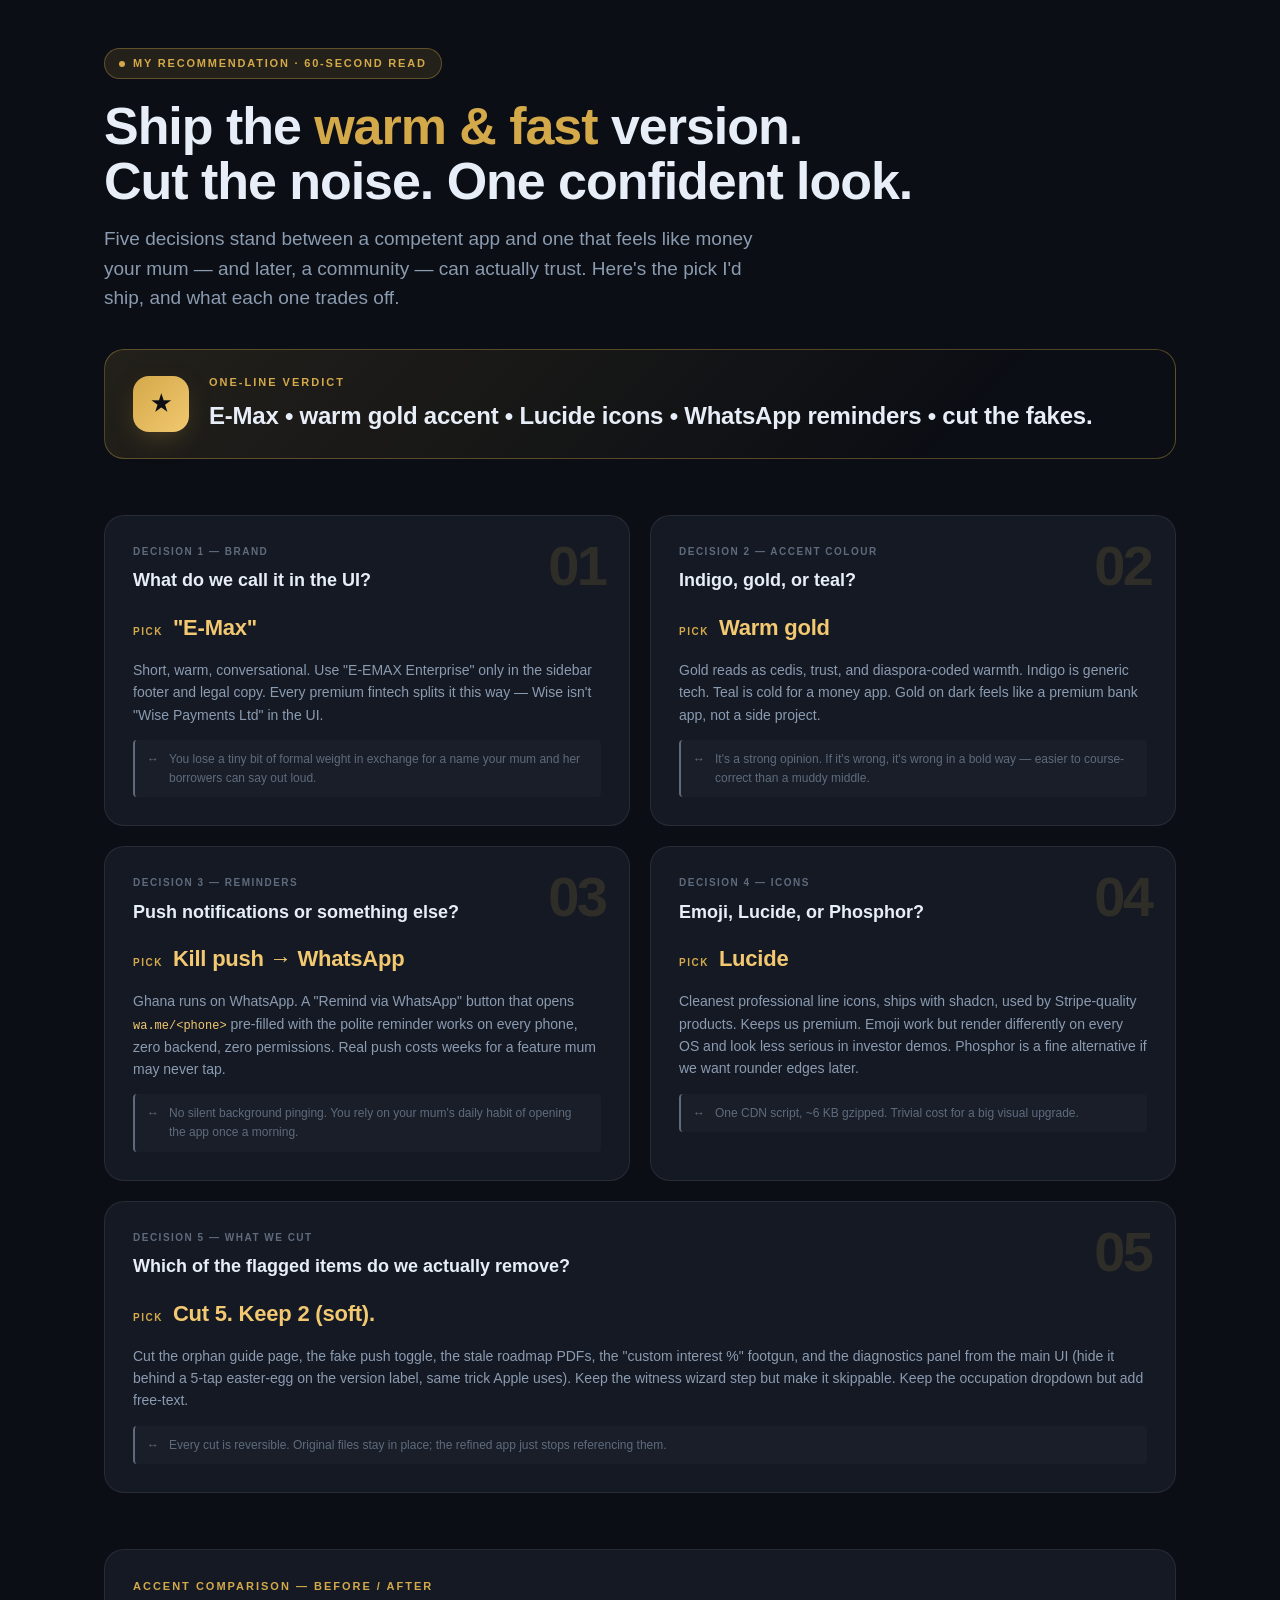
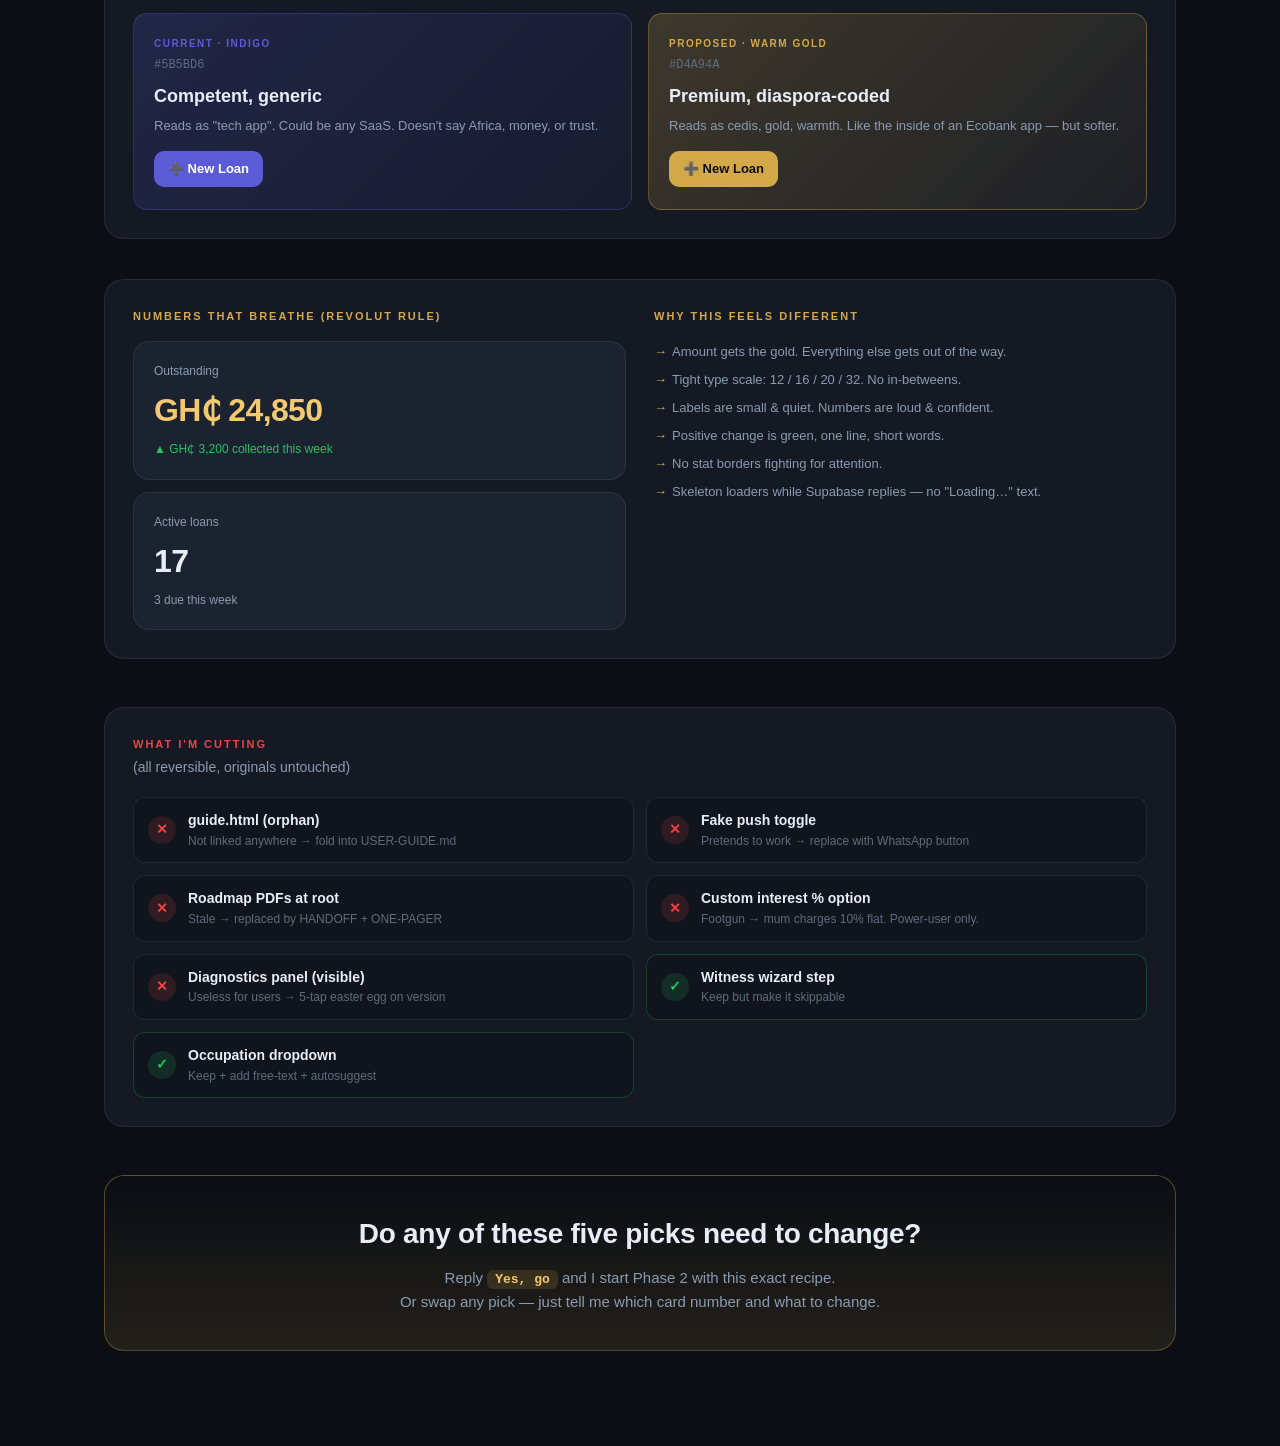
<file: RECOMMENDATION.html>
<!DOCTYPE html>
<html lang="en">
<head>
<meta charset="UTF-8" />
<meta name="viewport" content="width=device-width, initial-scale=1.0" />
<title>E-Max — My Recommendation</title>
<style>
  :root {
    --bg:       #0b0e14;
    --bg2:      #10141d;
    --card:     #141924;
    --card-hi:  #1b2230;
    --border:   rgba(255,255,255,0.08);
    --border-hi:rgba(212,169,74,0.35);
    --text1:    #e8eef7;
    --text2:    #8b9bb0;
    --text3:    #5f6b7d;
    --gold:     #d4a94a;       /* the proposed new accent */
    --gold-hi:  #f2c870;
    --gold-dim: rgba(212,169,74,0.12);
    --teal:     #2dd4bf;
    --green:    #22c55e;
    --red:      #ef4444;
    --indigo:   #5b5bd6;       /* current accent, for compare */
  }
  * { box-sizing: border-box; margin: 0; padding: 0; }
  html, body {
    background: var(--bg);
    color: var(--text1);
    font-family: -apple-system, BlinkMacSystemFont, 'Inter', 'Segoe UI', Roboto, sans-serif;
    font-feature-settings: 'ss01', 'cv11';
    line-height: 1.55;
    -webkit-font-smoothing: antialiased;
  }
  .page { max-width: 1120px; margin: 0 auto; padding: 48px 24px 96px; }

  /* ── Hero ── */
  .kicker {
    display: inline-flex; align-items: center; gap: 8px;
    font-size: 11px; font-weight: 700; letter-spacing: 1.8px;
    text-transform: uppercase; color: var(--gold);
    background: var(--gold-dim);
    border: 1px solid var(--border-hi);
    border-radius: 999px;
    padding: 6px 14px;
    margin-bottom: 20px;
  }
  .kicker .dot { width: 6px; height: 6px; border-radius: 50%; background: var(--gold); }

  h1.title {
    font-size: clamp(34px, 5vw, 52px);
    font-weight: 800;
    letter-spacing: -0.02em;
    line-height: 1.05;
    margin-bottom: 16px;
  }
  h1.title span.accent { color: var(--gold); }

  p.lede {
    font-size: clamp(16px, 1.7vw, 19px);
    color: var(--text2);
    max-width: 680px;
    margin-bottom: 36px;
  }

  /* ── Verdict stripe ── */
  .verdict {
    background: linear-gradient(135deg, var(--gold-dim) 0%, transparent 80%);
    border: 1px solid var(--border-hi);
    border-radius: 20px;
    padding: 24px 28px;
    display: flex;
    gap: 20px;
    align-items: center;
    margin-bottom: 56px;
  }
  .verdict .badge {
    width: 56px; height: 56px;
    background: linear-gradient(135deg, var(--gold) 0%, var(--gold-hi) 100%);
    border-radius: 16px;
    display: grid; place-items: center;
    color: #0b0e14;
    font-weight: 800;
    font-size: 22px;
    flex-shrink: 0;
    box-shadow: 0 10px 30px -12px rgba(212,169,74,0.5);
  }
  .verdict-text .label {
    font-size: 11px; letter-spacing: 2px; text-transform: uppercase;
    color: var(--gold); font-weight: 700; margin-bottom: 6px;
  }
  .verdict-text .line {
    font-size: clamp(18px, 2.2vw, 24px); font-weight: 700; color: var(--text1);
    letter-spacing: -0.01em;
  }

  /* ── Decisions grid ── */
  .grid {
    display: grid;
    grid-template-columns: repeat(2, 1fr);
    gap: 20px;
    margin-bottom: 56px;
  }
  @media (max-width: 760px) { .grid { grid-template-columns: 1fr; } }

  .card {
    background: var(--card);
    border: 1px solid var(--border);
    border-radius: 20px;
    padding: 28px;
    position: relative;
    transition: border-color 0.2s, transform 0.2s;
  }
  .card:hover { border-color: var(--border-hi); transform: translateY(-2px); }

  .card .num {
    position: absolute; top: 22px; right: 24px;
    font-size: 56px; font-weight: 900;
    color: rgba(212,169,74,0.14);
    letter-spacing: -0.05em;
    line-height: 1;
  }
  .card .q-label {
    font-size: 10px; font-weight: 700; letter-spacing: 1.5px;
    text-transform: uppercase; color: var(--text3); margin-bottom: 10px;
  }
  .card .q {
    font-size: 18px; font-weight: 700; line-height: 1.3;
    margin-bottom: 18px; padding-right: 60px;
    color: var(--text1);
  }
  .pick-row {
    display: flex; align-items: baseline; gap: 10px;
    margin-bottom: 14px;
  }
  .pick-row .pick-lbl {
    font-size: 10px; font-weight: 700; letter-spacing: 1.5px;
    text-transform: uppercase; color: var(--gold);
  }
  .pick {
    font-size: 22px; font-weight: 800;
    color: var(--gold-hi);
    letter-spacing: -0.01em;
  }
  .reason {
    font-size: 14px; color: var(--text2); line-height: 1.6;
    margin-bottom: 14px;
  }
  .tradeoff {
    display: flex; gap: 10px; align-items: flex-start;
    padding: 10px 12px;
    background: rgba(255,255,255,0.02);
    border-left: 2px solid var(--text3);
    border-radius: 4px;
    font-size: 12px; color: var(--text3);
  }
  .tradeoff::before {
    content: '↔'; color: var(--text3); font-weight: 700;
  }

  /* ── Palette compare ── */
  .compare {
    background: var(--card);
    border: 1px solid var(--border);
    border-radius: 20px;
    padding: 28px;
    margin-bottom: 40px;
  }
  .compare h3 {
    font-size: 11px; font-weight: 700; letter-spacing: 2px; text-transform: uppercase;
    color: var(--gold); margin-bottom: 18px;
  }
  .compare-row { display: grid; grid-template-columns: 1fr 1fr; gap: 16px; }
  @media (max-width: 640px) { .compare-row { grid-template-columns: 1fr; } }
  .swatch {
    border-radius: 14px;
    padding: 22px 20px;
    position: relative;
    overflow: hidden;
  }
  .swatch.cur { background: linear-gradient(135deg, rgba(91,91,214,0.2), rgba(91,91,214,0.05)); border: 1px solid rgba(91,91,214,0.3); }
  .swatch.new { background: linear-gradient(135deg, rgba(212,169,74,0.22), rgba(212,169,74,0.05)); border: 1px solid var(--border-hi); }
  .swatch .tag {
    font-size: 10px; letter-spacing: 1.5px; text-transform: uppercase;
    font-weight: 700;
  }
  .swatch.cur .tag { color: var(--indigo); }
  .swatch.new .tag { color: var(--gold); }
  .swatch .hex { font-family: 'SF Mono', Menlo, monospace; font-size: 12px; color: var(--text3); margin-top: 4px; }
  .swatch .label { font-size: 18px; font-weight: 700; margin-top: 8px; }
  .swatch .feel { font-size: 13px; color: var(--text2); margin-top: 6px; }
  .swatch .chip {
    margin-top: 14px; display: inline-block;
    padding: 8px 14px; border-radius: 10px;
    font-size: 13px; font-weight: 700;
  }
  .swatch.cur .chip { background: var(--indigo); color: #fff; }
  .swatch.new .chip { background: var(--gold); color: #0b0e14; }

  /* ── Number sample ── */
  .sample {
    background: var(--card);
    border: 1px solid var(--border);
    border-radius: 20px;
    padding: 28px;
    margin-bottom: 48px;
    display: grid; grid-template-columns: 1fr 1fr; gap: 28px;
  }
  @media (max-width: 640px) { .sample { grid-template-columns: 1fr; } }
  .sample h3 {
    font-size: 11px; font-weight: 700; letter-spacing: 2px; text-transform: uppercase;
    color: var(--gold); margin-bottom: 16px;
  }
  .stat-card {
    background: var(--card-hi);
    border: 1px solid var(--border);
    border-radius: 16px;
    padding: 20px;
  }
  .stat-card .lbl { font-size: 12px; color: var(--text2); }
  .stat-card .amt { font-size: 32px; font-weight: 800; margin-top: 6px; letter-spacing: -0.02em; color: var(--gold-hi); }
  .stat-card .sub { font-size: 12px; color: var(--green); margin-top: 4px; }
  .sample .notes { font-size: 13px; color: var(--text2); line-height: 1.7; }
  .sample .notes li { margin-bottom: 6px; list-style: none; padding-left: 18px; position: relative; }
  .sample .notes li::before {
    content: '→'; position: absolute; left: 0; color: var(--gold); font-weight: 700;
  }

  /* ── Cut list ── */
  .cuts {
    background: var(--card);
    border: 1px solid var(--border);
    border-radius: 20px;
    padding: 28px;
    margin-bottom: 48px;
  }
  .cuts h3 {
    font-size: 11px; font-weight: 700; letter-spacing: 2px; text-transform: uppercase;
    color: var(--red); margin-bottom: 4px;
  }
  .cuts .sub { color: var(--text2); font-size: 14px; margin-bottom: 18px; }
  .cut-list { display: grid; grid-template-columns: 1fr 1fr; gap: 12px; }
  @media (max-width: 640px) { .cut-list { grid-template-columns: 1fr; } }
  .cut-item {
    display: flex; gap: 12px; align-items: center;
    padding: 12px 14px;
    background: var(--bg2);
    border: 1px solid var(--border);
    border-radius: 12px;
    font-size: 14px;
  }
  .cut-item.keep { border-color: rgba(34,197,94,0.25); }
  .cut-item .sym {
    width: 28px; height: 28px; border-radius: 50%;
    display: grid; place-items: center; font-weight: 800; font-size: 14px; flex-shrink: 0;
  }
  .cut-item.kill .sym { background: rgba(239,68,68,0.14); color: var(--red); }
  .cut-item.keep .sym { background: rgba(34,197,94,0.14); color: var(--green); }
  .cut-item .what { font-weight: 600; color: var(--text1); }
  .cut-item .why { font-size: 12px; color: var(--text3); }

  /* ── Close ── */
  .close {
    text-align: center;
    padding: 36px 24px;
    background: linear-gradient(180deg, transparent, var(--gold-dim));
    border-radius: 20px;
    border: 1px solid var(--border-hi);
  }
  .close .q {
    font-size: clamp(20px, 2.5vw, 28px); font-weight: 700;
    letter-spacing: -0.01em; margin-bottom: 10px;
  }
  .close .how {
    color: var(--text2); font-size: 15px; line-height: 1.6;
    max-width: 560px; margin: 0 auto;
  }
  .close code {
    background: rgba(212,169,74,0.16); color: var(--gold-hi);
    padding: 2px 8px; border-radius: 6px; font-weight: 600;
    font-family: 'SF Mono', Menlo, monospace; font-size: 13px;
  }
</style>
</head>
<body>
<div class="page">

  <div class="kicker"><span class="dot"></span> My recommendation · 60-second read</div>

  <h1 class="title">
    Ship the <span class="accent">warm &amp; fast</span> version.<br>
    Cut the noise. One confident look.
  </h1>

  <p class="lede">
    Five decisions stand between a competent app and one that feels like money your mum &mdash; and later, a community &mdash; can actually trust. Here's the pick I'd ship, and what each one trades off.
  </p>

  <div class="verdict">
    <div class="badge">★</div>
    <div class="verdict-text">
      <div class="label">One-line verdict</div>
      <div class="line">E-Max &bull; warm gold accent &bull; Lucide icons &bull; WhatsApp reminders &bull; cut the fakes.</div>
    </div>
  </div>

  <div class="grid">

    <!-- 1 -->
    <div class="card">
      <div class="num">01</div>
      <div class="q-label">Decision 1 — Brand</div>
      <div class="q">What do we call it in the UI?</div>
      <div class="pick-row">
        <span class="pick-lbl">Pick</span>
        <div class="pick">"E-Max"</div>
      </div>
      <div class="reason">
        Short, warm, conversational. Use "E-EMAX Enterprise" only in the sidebar footer and legal copy. Every premium fintech splits it this way — Wise isn't "Wise Payments Ltd" in the UI.
      </div>
      <div class="tradeoff">You lose a tiny bit of formal weight in exchange for a name your mum and her borrowers can say out loud.</div>
    </div>

    <!-- 2 -->
    <div class="card">
      <div class="num">02</div>
      <div class="q-label">Decision 2 — Accent colour</div>
      <div class="q">Indigo, gold, or teal?</div>
      <div class="pick-row">
        <span class="pick-lbl">Pick</span>
        <div class="pick">Warm gold</div>
      </div>
      <div class="reason">
        Gold reads as cedis, trust, and diaspora-coded warmth. Indigo is generic tech. Teal is cold for a money app. Gold on dark feels like a premium bank app, not a side project.
      </div>
      <div class="tradeoff">It's a strong opinion. If it's wrong, it's wrong in a bold way — easier to course-correct than a muddy middle.</div>
    </div>

    <!-- 3 -->
    <div class="card">
      <div class="num">03</div>
      <div class="q-label">Decision 3 — Reminders</div>
      <div class="q">Push notifications or something else?</div>
      <div class="pick-row">
        <span class="pick-lbl">Pick</span>
        <div class="pick">Kill push → WhatsApp</div>
      </div>
      <div class="reason">
        Ghana runs on WhatsApp. A "Remind via WhatsApp" button that opens <code style="color:var(--gold-hi);font-size:12px">wa.me/&lt;phone&gt;</code> pre-filled with the polite reminder works on every phone, zero backend, zero permissions. Real push costs weeks for a feature mum may never tap.
      </div>
      <div class="tradeoff">No silent background pinging. You rely on your mum's daily habit of opening the app once a morning.</div>
    </div>

    <!-- 4 -->
    <div class="card">
      <div class="num">04</div>
      <div class="q-label">Decision 4 — Icons</div>
      <div class="q">Emoji, Lucide, or Phosphor?</div>
      <div class="pick-row">
        <span class="pick-lbl">Pick</span>
        <div class="pick">Lucide</div>
      </div>
      <div class="reason">
        Cleanest professional line icons, ships with shadcn, used by Stripe-quality products. Keeps us premium. Emoji work but render differently on every OS and look less serious in investor demos. Phosphor is a fine alternative if we want rounder edges later.
      </div>
      <div class="tradeoff">One CDN script, ~6 KB gzipped. Trivial cost for a big visual upgrade.</div>
    </div>

    <!-- 5 -->
    <div class="card" style="grid-column: span 2;">
      <div class="num">05</div>
      <div class="q-label">Decision 5 — What we cut</div>
      <div class="q">Which of the flagged items do we actually remove?</div>
      <div class="pick-row">
        <span class="pick-lbl">Pick</span>
        <div class="pick">Cut 5. Keep 2 (soft).</div>
      </div>
      <div class="reason">
        Cut the orphan guide page, the fake push toggle, the stale roadmap PDFs, the "custom interest %" footgun, and the diagnostics panel from the main UI (hide it behind a 5-tap easter-egg on the version label, same trick Apple uses). Keep the witness wizard step but make it skippable. Keep the occupation dropdown but add free-text.
      </div>
      <div class="tradeoff">Every cut is reversible. Original files stay in place; the refined app just stops referencing them.</div>
    </div>
  </div>

  <!-- Palette compare -->
  <div class="compare">
    <h3>Accent comparison &mdash; before / after</h3>
    <div class="compare-row">
      <div class="swatch cur">
        <div class="tag">Current · Indigo</div>
        <div class="hex">#5B5BD6</div>
        <div class="label">Competent, generic</div>
        <div class="feel">Reads as "tech app". Could be any SaaS. Doesn't say Africa, money, or trust.</div>
        <div class="chip">➕ New Loan</div>
      </div>
      <div class="swatch new">
        <div class="tag">Proposed · Warm gold</div>
        <div class="hex">#D4A94A</div>
        <div class="label">Premium, diaspora-coded</div>
        <div class="feel">Reads as cedis, gold, warmth. Like the inside of an Ecobank app — but softer.</div>
        <div class="chip">➕ New Loan</div>
      </div>
    </div>
  </div>

  <!-- Numbers sample -->
  <div class="sample">
    <div>
      <h3>Numbers that breathe (Revolut rule)</h3>
      <div class="stat-card">
        <div class="lbl">Outstanding</div>
        <div class="amt">GH₵ 24,850</div>
        <div class="sub">▲ GH₵ 3,200 collected this week</div>
      </div>
      <div class="stat-card" style="margin-top: 12px;">
        <div class="lbl">Active loans</div>
        <div class="amt" style="color: var(--text1);">17</div>
        <div class="sub" style="color: var(--text2);">3 due this week</div>
      </div>
    </div>
    <div>
      <h3>Why this feels different</h3>
      <ul class="notes">
        <li>Amount gets the gold. Everything else gets out of the way.</li>
        <li>Tight type scale: 12&nbsp;/&nbsp;16&nbsp;/&nbsp;20&nbsp;/&nbsp;32. No in-betweens.</li>
        <li>Labels are small &amp; quiet. Numbers are loud &amp; confident.</li>
        <li>Positive change is green, one line, short words.</li>
        <li>No stat borders fighting for attention.</li>
        <li>Skeleton loaders while Supabase replies &mdash; no "Loading…" text.</li>
      </ul>
    </div>
  </div>

  <!-- Cut list -->
  <div class="cuts">
    <h3>What I'm cutting</h3>
    <div class="sub">(all reversible, originals untouched)</div>
    <div class="cut-list">
      <div class="cut-item kill"><div class="sym">✕</div>
        <div><div class="what">guide.html (orphan)</div>
        <div class="why">Not linked anywhere → fold into USER-GUIDE.md</div></div></div>
      <div class="cut-item kill"><div class="sym">✕</div>
        <div><div class="what">Fake push toggle</div>
        <div class="why">Pretends to work → replace with WhatsApp button</div></div></div>
      <div class="cut-item kill"><div class="sym">✕</div>
        <div><div class="what">Roadmap PDFs at root</div>
        <div class="why">Stale → replaced by HANDOFF + ONE-PAGER</div></div></div>
      <div class="cut-item kill"><div class="sym">✕</div>
        <div><div class="what">Custom interest % option</div>
        <div class="why">Footgun → mum charges 10% flat. Power-user only.</div></div></div>
      <div class="cut-item kill"><div class="sym">✕</div>
        <div><div class="what">Diagnostics panel (visible)</div>
        <div class="why">Useless for users → 5-tap easter egg on version</div></div></div>
      <div class="cut-item keep"><div class="sym">✓</div>
        <div><div class="what">Witness wizard step</div>
        <div class="why">Keep but make it skippable</div></div></div>
      <div class="cut-item keep"><div class="sym">✓</div>
        <div><div class="what">Occupation dropdown</div>
        <div class="why">Keep + add free-text + autosuggest</div></div></div>
    </div>
  </div>

  <!-- Close -->
  <div class="close">
    <div class="q">Do any of these five picks need to change?</div>
    <div class="how">
      Reply <code>Yes, go</code> and I start Phase 2 with this exact recipe. <br>
      Or swap any pick — just tell me which card number and what to change.
    </div>
  </div>

</div>
</body>
</html>
</file>
